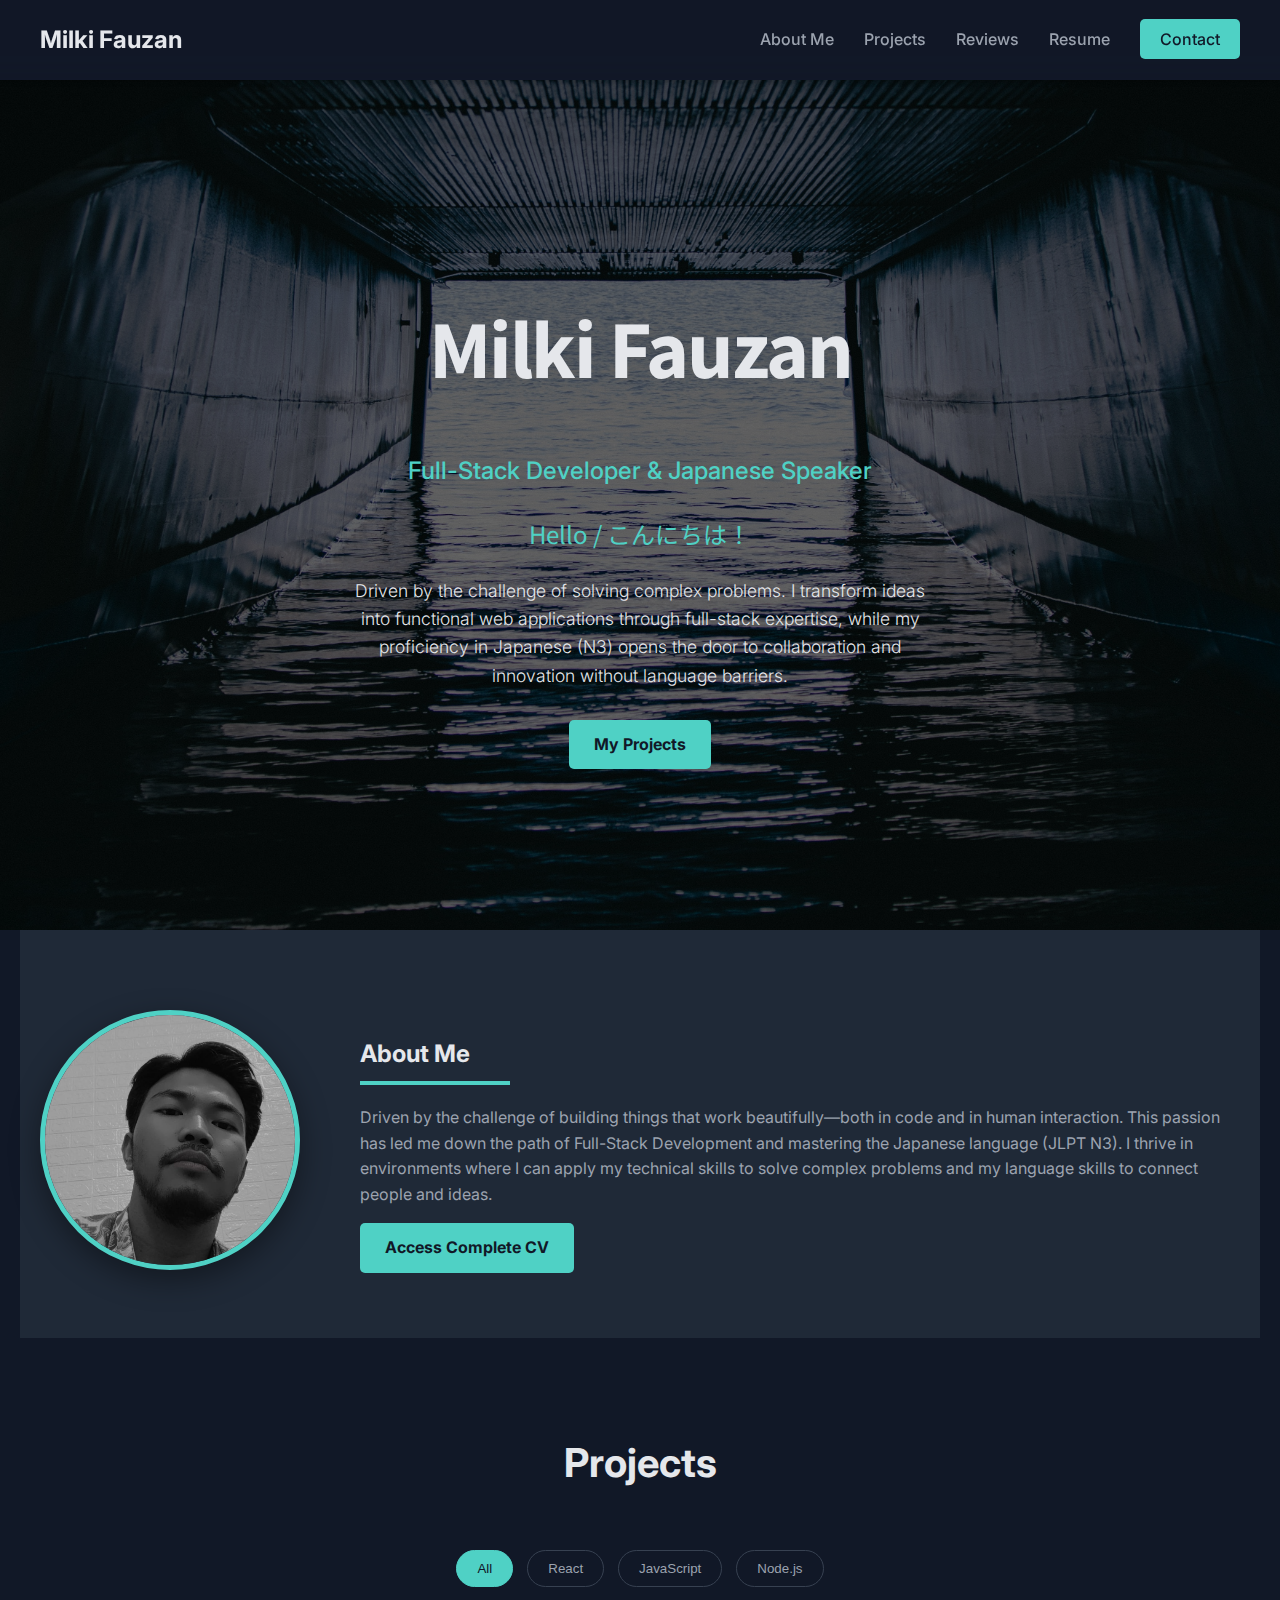
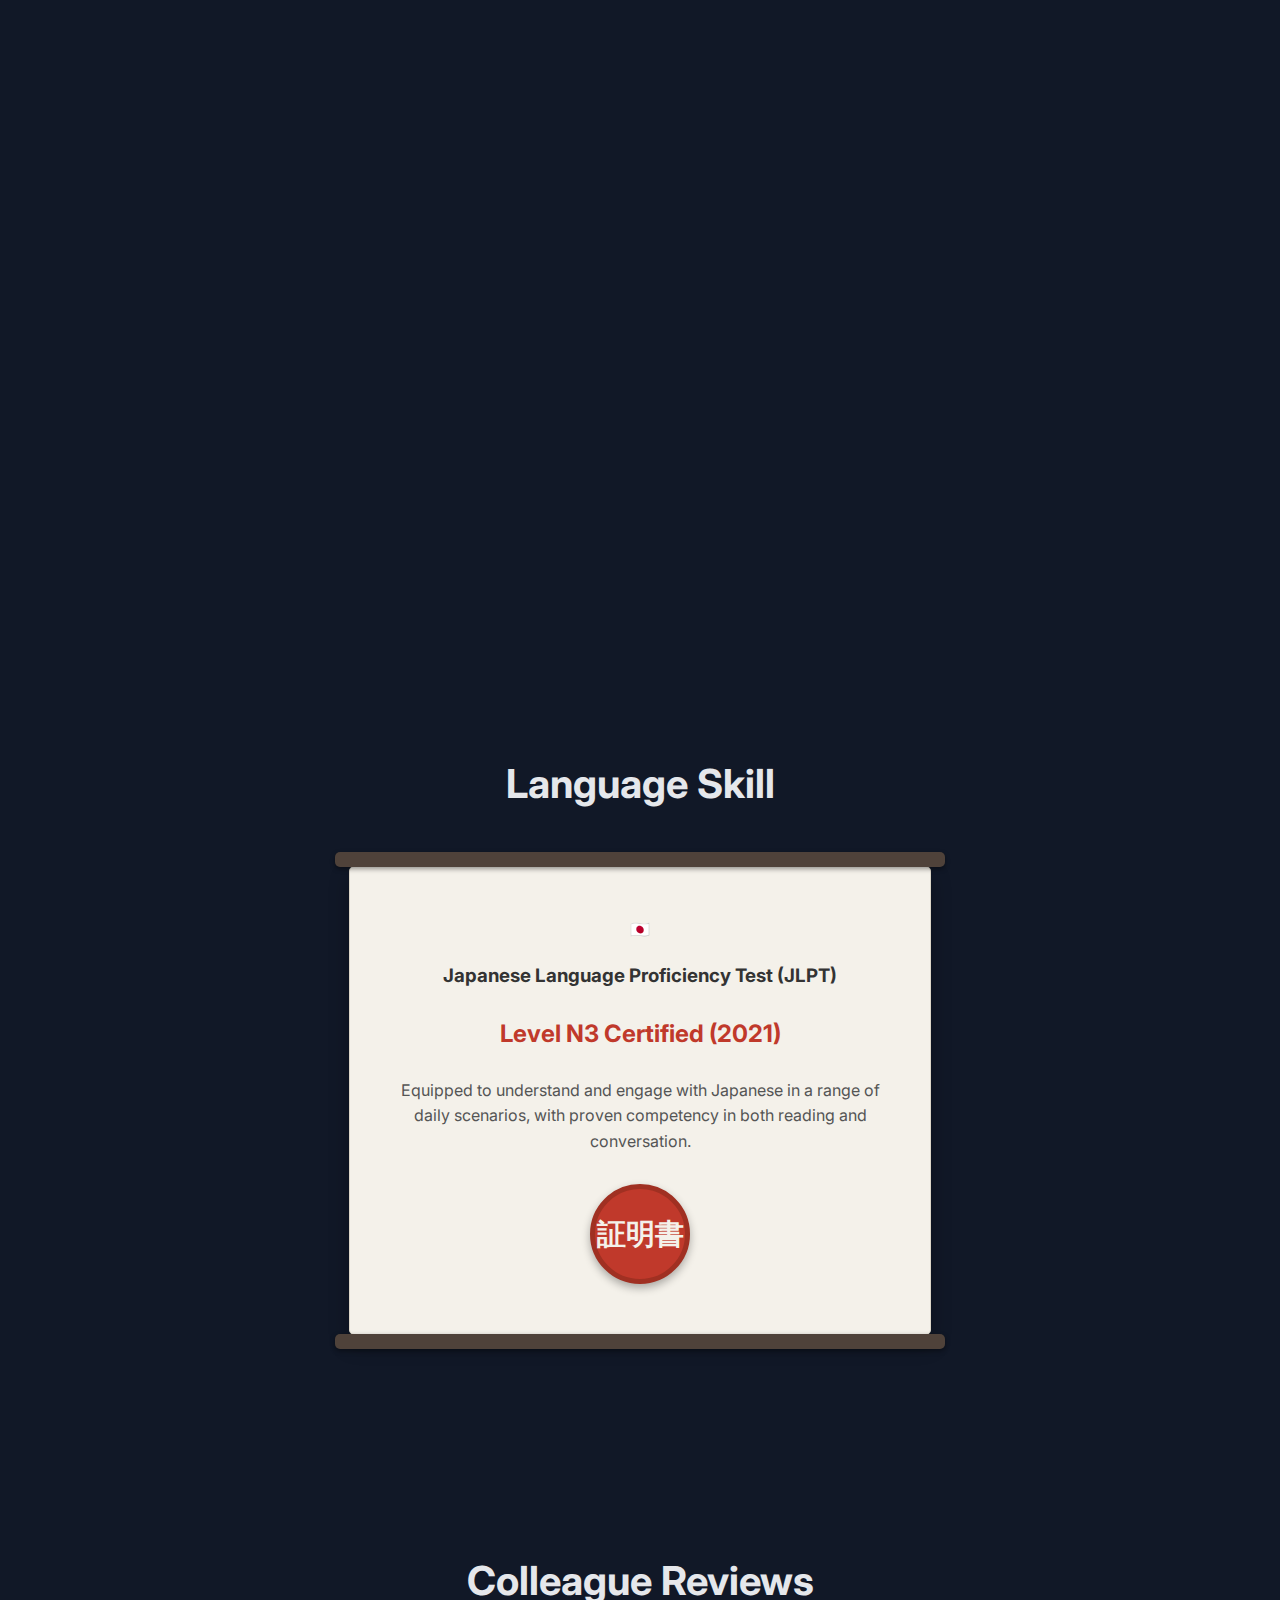
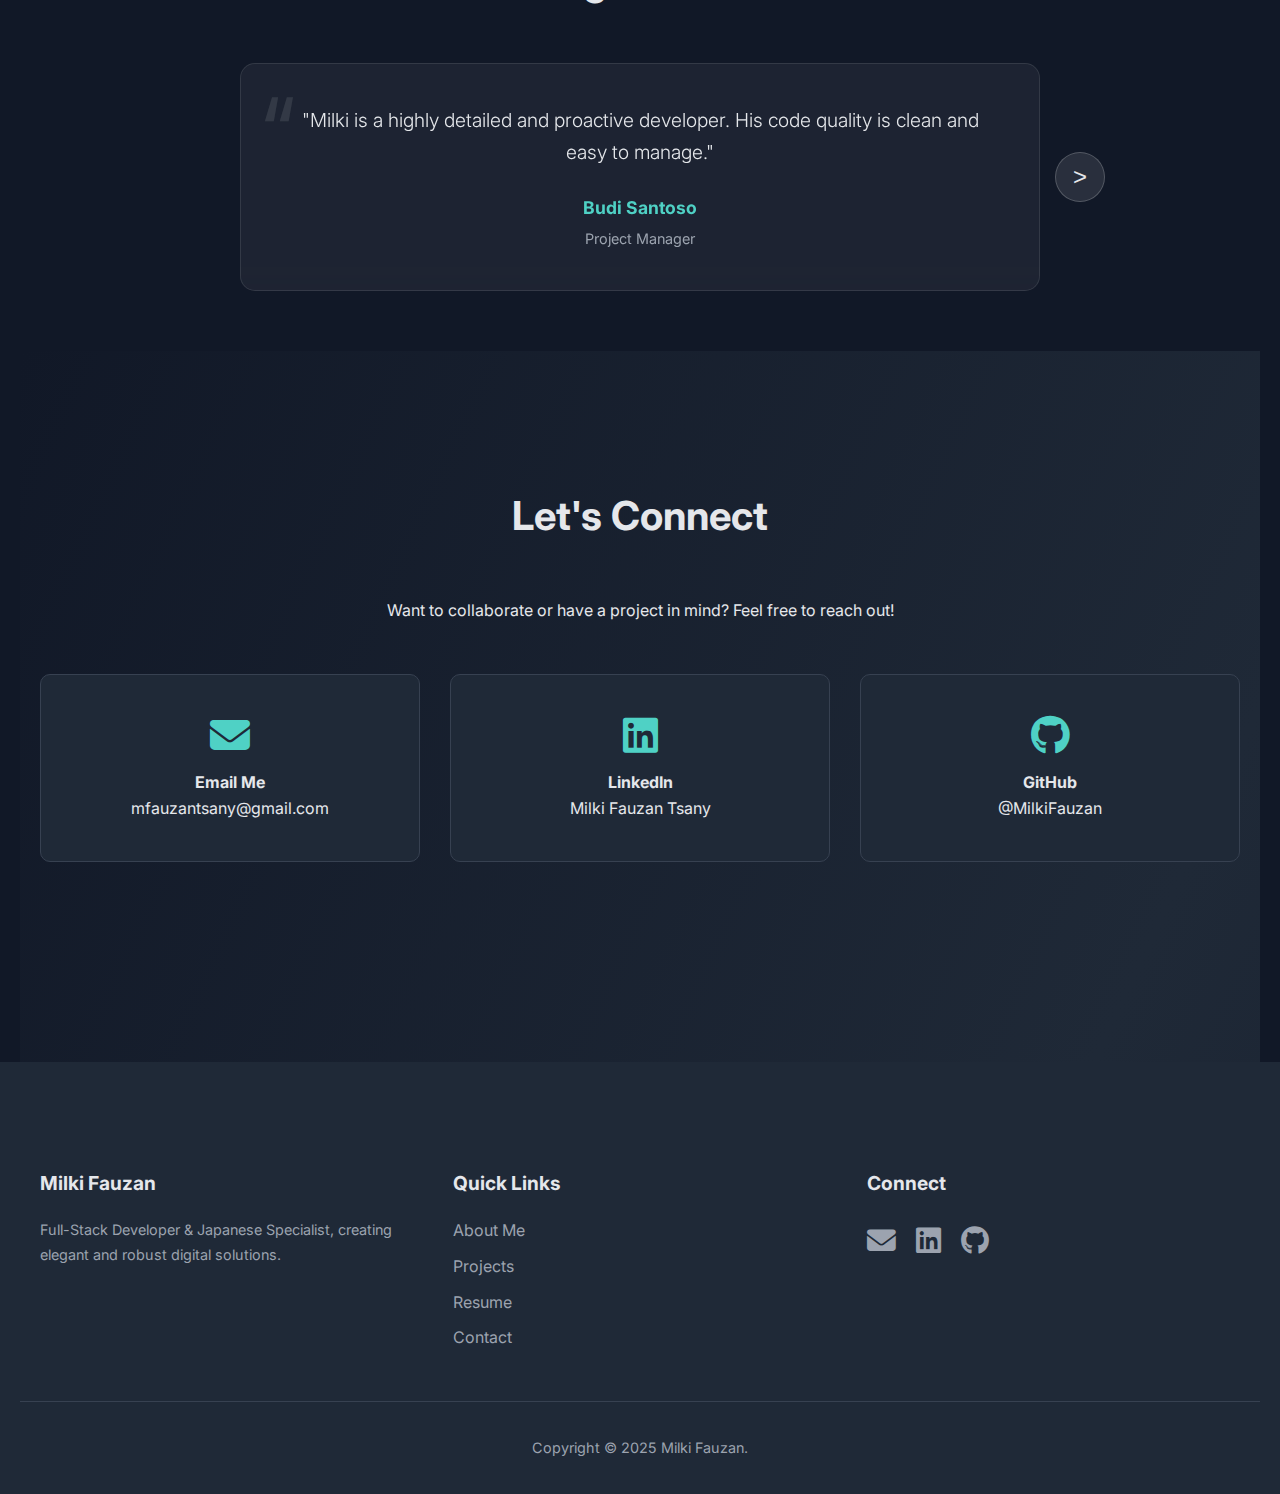
<file: index.html>
<!DOCTYPE html>
<html lang="id">
<head>
    <meta charset="UTF-8">
    <meta name="viewport" content="width=device-width, initial-scale=1.0">
    <title>Milki Fauzan - Full-Stack Developer</title>
    <meta name="description" content="Portofolio Milki Fauzan, seorang Full-Stack Developer dan Japanese Language Specialist.">
    <link rel="icon" href="favicon.ico" type="image/x-icon">
    <link href="https://fonts.googleapis.com/css2?family=Inter:wght@300;400;500;700;800&family=Noto+Sans+JP:wght@400;700&display=swap" rel="stylesheet">
    <link rel="stylesheet" href="https://cdnjs.cloudflare.com/ajax/libs/font-awesome/6.5.2/css/all.min.css">
    <link rel="stylesheet" href="style.css">
</head>
<body>

    <header class="main-header">
        <div class="header-container">
            <a href="index.html" class="logo">Milki Fauzan</a>
            <button id="hamburger-btn" class="hamburger-btn">
                <i class="fas fa-bars"></i>
            </button>
            <nav id="main-nav" class="main-nav">
                <ul>
                    <li><a href="#about">About Me</a></li>
                    <li><a href="#projects">Projects</a></li>
                    <li><a href="#testimonials">Reviews</a></li>
                    <li><a href="resume.html">Resume</a></li>
                    <li><a href="#contact" class="btn-contact">Contact</a></li>
                </ul>
            </nav>
        </div>
    </header>

    <main>
        <section id="hero" class="hero-section">
            <div class="hero-background"></div>
            <div class="hero-content">
                <h1 class="hero-title">Milki Fauzan</h1>
                <p class="hero-subtitle">Full-Stack Developer & Japanese Speaker</p>
                <p class="hero-greeting">Hello / こんにちは！</p>
                <p class="hero-description">Driven by the challenge of solving complex problems. I transform ideas into functional web applications through full-stack expertise, while my proficiency in Japanese (N3) opens the door to collaboration and innovation without language barriers.</p>
                <a href="#projects" class="btn-primary">My Projects</a>
            </div>
        </section>

        <section id="about" class="about-section content-section">
            <div class="about-container">
                <div class="about-image-container">
                    <img src="Me.jpg" alt="Foto Milki Fauzan" class="profile-photo">
                </div>
                <div class="about-text-container">
                    <h2>About Me</h2>
                    <p id="bio-text"></p>
                    <a href="resume.html" class="btn-primary">Access Complete CV</a>
                </div>
            </div>
        </section>

        <section id="projects" class="projects-section content-section">
            <h2 class="section-title">Projects</h2>
            <div id="filter-buttons" class="filter-container">
                <button class="filter-btn active" data-tech="all">All</button>
                <button class="filter-btn" data-tech="React">React</button>
                <button class="filter-btn" data-tech="JavaScript">JavaScript</button>
                <button class="filter-btn" data-tech="Node.js">Node.js</button>
            </div>
            <div id="project-container" class="projects-grid"></div>
        </section>

        <section id="language-skills" class="language-section content-section">
            <h2 class="section-title">Language Skill</h2>
            <div class="certification-card-jp">
                <div class="lang-icon">🇯🇵</div>
                <h3>Japanese Language Proficiency Test (JLPT)</h3>
                <p class="level">Level N3 Certified (2021)</p>
                <p class="description">Equipped to understand and engage with Japanese in a range of daily scenarios, with proven competency in both reading and conversation.</p>
                <a href="JLPT N3.jpg" class="hanko-button" target="_blank">
                    <span class="hanko-text">証明書</span>
                </a>
            </div>
        </section>
        
        <section id="testimonials" class="testimonials-section content-section">
            <h2 class="section-title">Colleague Reviews</h2>
            <div class="testimonial-slider-container">
                <div class="testimonial-slider">
                    <div id="testimonials-track" class="testimonial-track"></div>
                </div>
                <button id="prev-btn" class="slider-btn prev">&lt;</button>
                <button id="next-btn" class="slider-btn next">&gt;</button>
            </div>
        </section>

        <section id="contact" class="contact-section content-section">
            <div class="contact-content">
                <h2 class="section-title">Let's Connect</h2>
                <p>Want to collaborate or have a project in mind? Feel free to reach out!</p>
                <div class="contact-grid">
                    <a href="mailto:mfauzantsany@gmail.com" class="contact-card"><i class="fas fa-envelope"></i><h4>Email Me</h4><p>mfauzantsany@gmail.com</p></a>
                    <a href="https://www.linkedin.com/in/milki-fauzan-tsany-38b916267/" target="_blank" class="contact-card"><i class="fab fa-linkedin"></i><h4>LinkedIn</h4><p>Milki Fauzan Tsany</p></a>
                    <a href="https://github.com/MilkiFauzan" target="_blank" class="contact-card"><i class="fab fa-github"></i><h4>GitHub</h4><p>@MilkiFauzan</p></a>
                </div>
            </div>
            <div class="wave-divider">
                <svg data-name="Layer 1" xmlns="http://www.w3.org/2000/svg" viewBox="0 0 1200 120" preserveAspectRatio="none">
                    <path d="M321.39,56.44c58-10.79,114.16-30.13,172-41.86,82.39-16.72,168.19-17.73,250.45-.39C823.78,31,906.67,72,985.66,92.83c70.05,18.48,146.53,26.09,214.34,3V0H0V27.35A600.21,600.21,0,0,0,321.39,56.44Z" class="shape-fill"></path>
                </svg>
            </div>
        </section>
    </main>

    <footer class="main-footer">
        <div class="footer-container">
            <div class="footer-about">
                <h4>Milki Fauzan</h4>
                <p>Full-Stack Developer & Japanese Specialist, creating elegant and robust digital solutions.</p>
            </div>
            <div class="footer-links">
                <h4>Quick Links</h4>
                <ul>
                    <li><a href="#about">About Me</a></li>
                    <li><a href="#projects">Projects</a></li>
                    <li><a href="resume.html">Resume</a></li>
                    <li><a href="#contact">Contact</a></li>
                </ul>
            </div>
            <div class="footer-social">
                <h4>Connect</h4>
                <div class="footer-social-links">
                    <a href="mailto:mfauzantsany@gmail.com" title="Email"><i class="fas fa-envelope"></i></a>
                    <a href="https://www.linkedin.com/in/milki-fauzan-tsany-38b916267/" target="_blank" title="LinkedIn"><i class="fab fa-linkedin"></i></a>
                    <a href="https://github.com/MilkiFauzan" target="_blank" title="GitHub"><i class="fab fa-github"></i></a>
                </div>
            </div>
        </div>
        <div class="footer-bottom">
            <p>Copyright &copy; 2025 Milki Fauzan.</p>
        </div>
    </footer>

    <script src="script.js" defer></script>
</body>
</html>
</file>
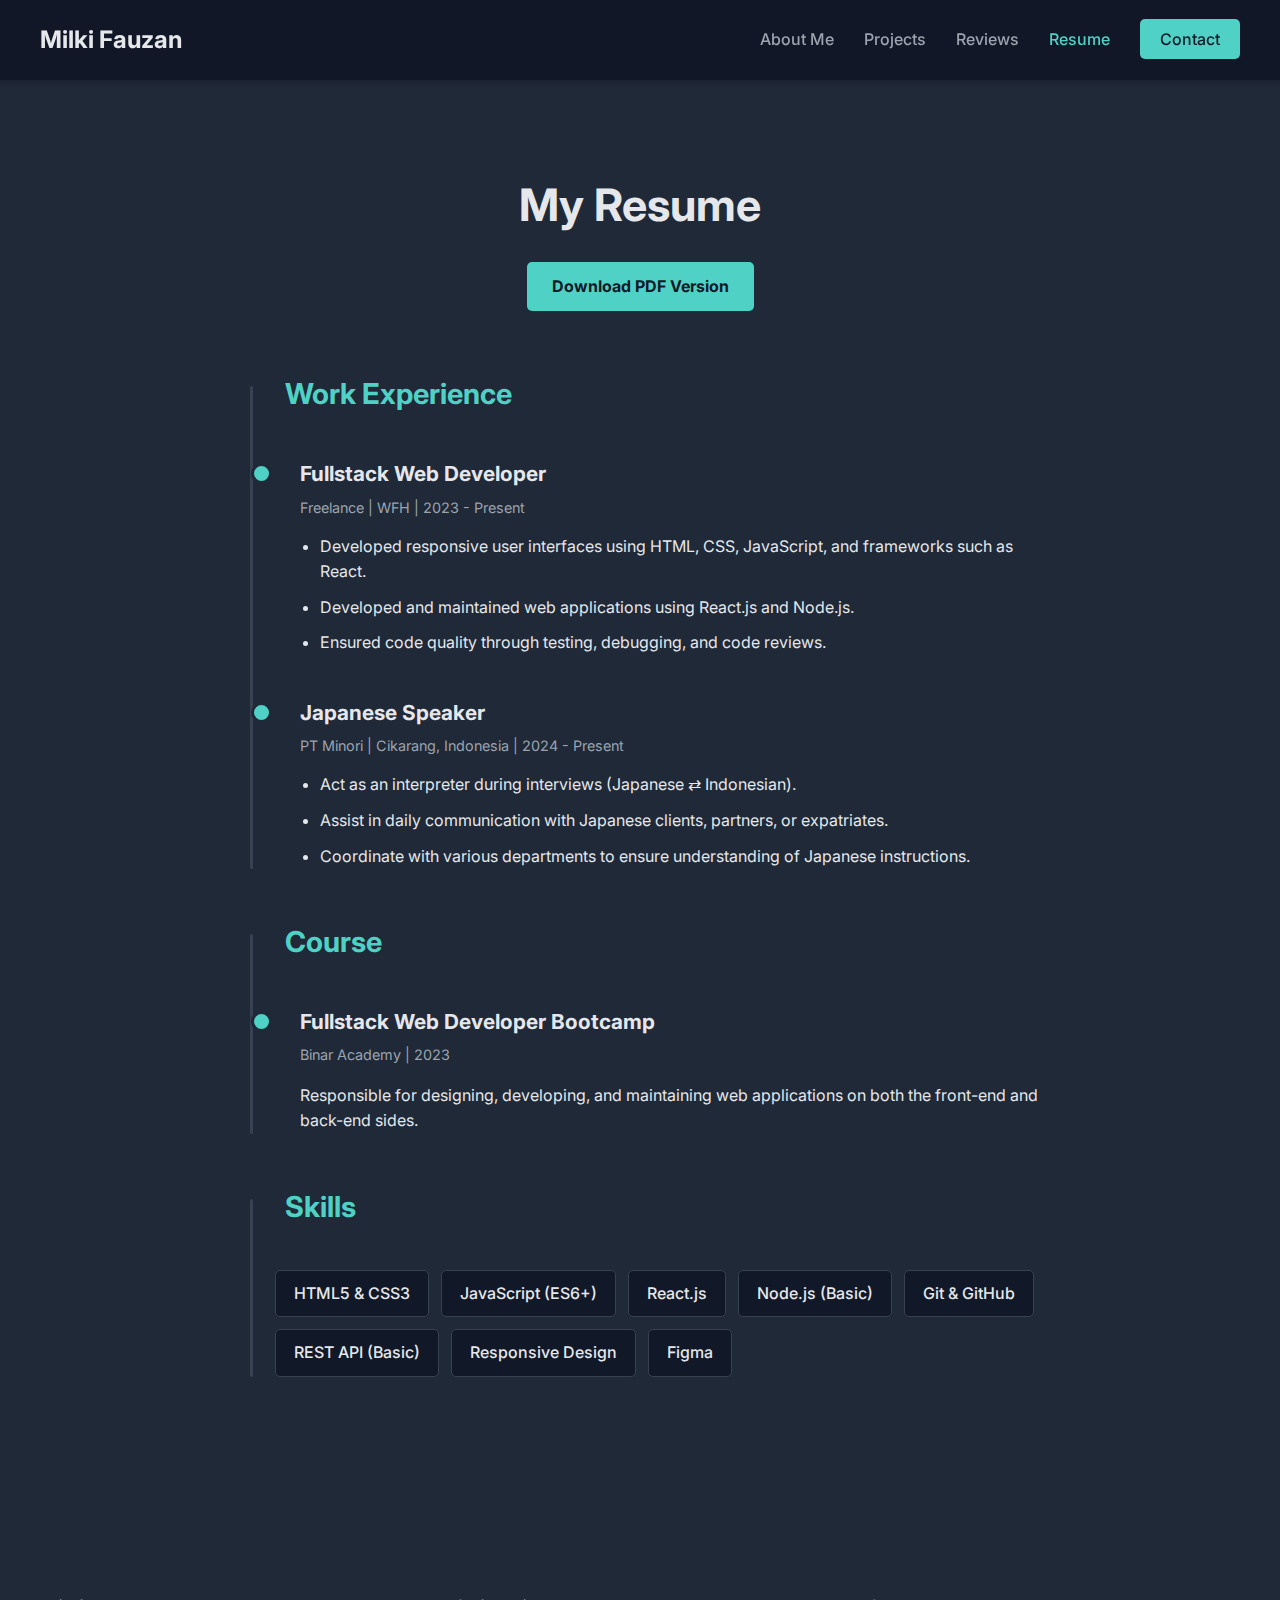
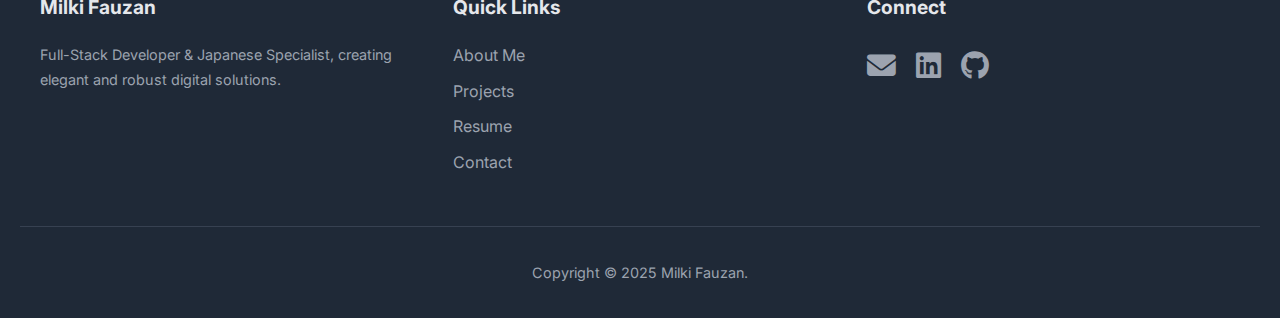
<file: resume.html>
<!DOCTYPE html>
<html lang="id">
<head>
    <meta charset="UTF-8">
    <meta name="viewport" content="width=device-width, initial-scale=1.0">
    <title>Resume - Milki Fauzan</title>
    <meta name="description" content="Resume lengkap Milki Fauzan, menampilkan pengalaman kerja, pendidikan, dan keahlian di bidang pengembangan web.">
    <link rel="icon" href="favicon.ico" type="image/x-icon">
    <link href="https://fonts.googleapis.com/css2?family=Inter:wght@300;400;500;700;800&family=Noto+Sans+JP:wght@400;700&display=swap" rel="stylesheet">
    <link rel="stylesheet" href="https://cdnjs.cloudflare.com/ajax/libs/font-awesome/6.5.2/css/all.min.css">
    <link rel="stylesheet" href="style.css">
</head>
<body>

    <header class="main-header">
        <div class="header-container">
            <a href="index.html" class="logo">Milki Fauzan</a>
            <button id="hamburger-btn" class="hamburger-btn">
                <i class="fas fa-bars"></i>
            </button>
            <nav id="main-nav" class="main-nav">
                <ul>
                    <li><a href="index.html#about">About Me</a></li>
                    <li><a href="index.html#projects">Projects</a></li>
                    <li><a href="index.html#testimonials">Reviews</a></li>
                    <li><a href="resume.html" class="active">Resume</a></li>
                    <li><a href="index.html#contact" class="btn-contact">Contact</a></li>
                </ul>
            </nav>
        </div>
    </header>

    <main>
        <section class="resume-section">
            <h1 class="resume-title">My Resume</h1>
            <a href="MILKI FAUZAN TSANY CV ENGLISH.pdf" class="btn-primary" download>Download PDF Version</a>
            <div class="resume-content">
                <div class="resume-category">
                    <h2>Work Experience</h2>
                    <div class="resume-item">
                        <h3>Fullstack Web Developer</h3>
                        <p class="resume-subtext">Freelance | WFH | 2023 - Present</p>
                        <ul>
                            <li>Developed responsive user interfaces using HTML, CSS, JavaScript, and frameworks such as React.</li>
                            <li>Developed and maintained web applications using React.js and Node.js.</li>
                            <li>Ensured code quality through testing, debugging, and code reviews.</li>
                        </ul>
                    </div>
                    <div class="resume-item">
                        <h3>Japanese Speaker</h3>
                        <p class="resume-subtext">PT Minori | Cikarang, Indonesia | 2024 - Present</p>
                        <ul>
                            <li>Act as an interpreter during interviews (Japanese ⇄ Indonesian).</li>
                            <li>Assist in daily communication with Japanese clients, partners, or expatriates.</li>
                            <li>Coordinate with various departments to ensure understanding of Japanese instructions.</li>
                        </ul>
                    </div>
                </div>
                <div class="resume-category">
                    <h2>Course</h2>
                    <div class="resume-item">
                        <h3>Fullstack Web Developer Bootcamp</h3>
                        <p class="resume-subtext">Binar Academy | 2023</p>
                        <p>Responsible for designing, developing, and maintaining web applications on both the front-end and back-end sides.</p>
                    </div>
                </div>
                <div class="resume-category">
                    <h2>Skills</h2>
                    <ul class="skills-list">
                        <li>HTML5 & CSS3</li>
                        <li>JavaScript (ES6+)</li>
                        <li>React.js</li>
                        <li>Node.js (Basic)</li>
                        <li>Git & GitHub</li>
                        <li>REST API (Basic)</li>
                        <li>Responsive Design</li>
                        <li>Figma</li>
                    </ul>
                </div>
            </div>
        </section>
    </main>
    
    <footer class="main-footer">
        <div class="footer-container">
            <div class="footer-about">
                <h4>Milki Fauzan</h4>
                <p>Full-Stack Developer & Japanese Specialist, creating elegant and robust digital solutions.</p>
            </div>
            <div class="footer-links">
                <h4>Quick Links</h4>
                <ul>
                    <li><a href="index.html#about">About Me</a></li>
                    <li><a href="index.html#projects">Projects</a></li>
                    <li><a href="resume.html">Resume</a></li>
                    <li><a href="index.html#contact">Contact</a></li>
                </ul>
            </div>
            <div class="footer-social">
                <h4>Connect</h4>
                <div class="footer-social-links">
                    <a href="mailto:mfauzantsany@gmail.com" title="Email"><i class="fas fa-envelope"></i></a>
                    <a href="https://www.linkedin.com/in/milki-fauzan-tsany-38b916267/" target="_blank" title="LinkedIn"><i class="fab fa-linkedin"></i></a>
                    <a href="https://github.com/MilkiFauzan" target="_blank" title="GitHub"><i class="fab fa-github"></i></a>
                </div>
            </div>
        </div>
        <div class="footer-bottom">
            <p>Copyright &copy; 2025 Milki Fauzan.</p>
        </div>
    </footer>

    <script src="script.js" defer></script>
</body>
</html>
</file>
<file: style.css>
/* Import Font & Variabel Warna */
@import url('https://fonts.googleapis.com/css2?family=Inter:wght@300;400;500;700;800&family=Noto+Sans+JP:wght@400;700&display=swap');
:root {
    --primary-color: #4fd1c5;
    --dark-bg: #111827;
    --card-bg: #1F2937;
    --light-text: #E5E7EB;
    --gray-text: #9CA3AF;
    --border-color: #374151;
    --font-family-sans: 'Inter', sans-serif;
    --font-family-jp: 'Noto Sans JP', sans-serif;
}

/* Reset & Gaya Global */
html { scroll-behavior: smooth; }
body { background-color: var(--dark-bg); color: var(--light-text); font-family: var(--font-family-sans); margin: 0; line-height: 1.6; }
main { padding-top: 80px; }
.content-section { max-width: 1200px; margin: 0 auto; padding: 60px 20px; }
.section-title { font-size: clamp(2rem, 5vw, 2.5rem); text-align: center; margin-bottom: 50px; font-weight: 700; }
.btn-primary { background-color: var(--primary-color); color: var(--dark-bg); padding: 12px 25px; text-decoration: none; font-weight: bold; border-radius: 5px; transition: all 0.3s ease; display: inline-block; }
.btn-primary:hover { background-color: var(--light-text); transform: translateY(-2px); }

/* Header & Navigasi Responsif */
.main-header { background-color: rgba(17, 24, 39, 0.8); backdrop-filter: blur(10px); box-shadow: 0 2px 5px rgba(0,0,0,0.2); position: fixed; width: 100%; top: 0; z-index: 1000; }
.header-container { max-width: 1200px; margin: 0 auto; display: flex; justify-content: space-between; align-items: center; padding: 0 20px; height: 80px; }
.logo { font-size: 1.5rem; font-weight: 700; color: var(--light-text); text-decoration: none; z-index: 10; }
.hamburger-btn { display: none; background: none; border: none; color: var(--light-text); font-size: 1.8rem; cursor: pointer; z-index: 10; }
.main-nav ul { margin: 0; padding: 0; list-style: none; display: flex; align-items: center; }
.main-nav li { margin-left: 30px; }
.main-nav a { text-decoration: none; color: var(--gray-text); font-weight: 500; transition: color 0.3s ease; }
.main-nav a:hover, .main-nav a.active { color: var(--primary-color); }
.btn-contact { background-color: var(--primary-color); color: var(--dark-bg) !important; padding: 10px 20px; border-radius: 5px; }

/* Hero Section */
.hero-section { position: relative; min-height: 90vh; display: flex; justify-content: center; align-items: center; text-align: center; padding: 20px; overflow: hidden; }
.hero-background { position: absolute; top: 0; left: 0; width: 100%; height: 100%; background-image: url('Door2.jpg'); background-size: cover; background-position: center; z-index: 1; filter: brightness(0.4); }
.hero-content { position: relative; z-index: 2; }
.hero-title { font-family: var(--font-family-jp); font-weight: 800; font-size: clamp(2.8rem, 8vw, 4.5rem); letter-spacing: -2px; }
.hero-subtitle { font-weight: 500; font-size: clamp(1.2rem, 3vw, 1.5rem); color: var(--primary-color); }
.hero-greeting { font-family: var(--font-family-jp); font-size: 1.5rem; color: var(--primary-color); }
.hero-description { font-weight: 300; max-width: 600px; margin: 20px 0 30px; font-size: 1.1rem; }

/* About Section */
.about-section {
    position: relative;
    margin-top: -40px; /* Jarak tumpang tindih dikurangi */
    padding-top: 100px; /* Padding atas disesuaikan */
    background-color: var(--card-bg);
}
.about-container { display: block; }
.about-image-container {
    position: absolute;
    top: -40px; /* Posisi foto tidak terlalu ke atas */
    left: 50%;
    transform: translateX(-50%);
    z-index: 3;
}
.profile-photo { width: 120px; height: 120px; border-radius: 50%; object-fit: cover; border: 5px solid var(--primary-color); box-shadow: 0 10px 30px rgba(0,0,0,0.4); }
.about-text-container {
    padding-top: 50px; /* Jarak antara foto dan teks disesuaikan */
    text-align: center;
}
.about-text-container h2 { display: block; font-weight: 700; }
.about-text-container h2::after { content: ''; display: block; width: 150px; height: 4px; background-color: var(--primary-color); margin: 8px auto 0; }
.about-text-container p { color: var(--gray-text); }

/* Projects Section */
.filter-container { text-align: center; margin-bottom: 40px; }
.filter-btn { background-color: transparent; border: 1px solid var(--border-color); color: var(--gray-text); padding: 10px 20px; margin: 5px; border-radius: 20px; cursor: pointer; font-weight: 500; transition: all 0.3s; }
.filter-btn:hover { border-color: var(--primary-color); color: var(--primary-color); }
.filter-btn.active { border-color: var(--primary-color); background-color: var(--primary-color); color: var(--dark-bg); }
.projects-grid { display: grid; grid-template-columns: repeat(auto-fit, minmax(320px, 1fr)); gap: 2rem; }
.project-card { background-color: var(--card-bg); border-radius: 10px; border: 1px solid var(--border-color); transition: transform 0.3s ease, box-shadow 0.3s ease; opacity: 0; transform: translateY(30px); }
.project-card.visible { opacity: 1; transform: translateY(0); transition-delay: 0.2s; }
.project-card:hover { transform: translateY(-5px); box-shadow: 0 8px 25px rgba(79, 209, 197, 0.2); }
.project-card img { width: 100%; height: 200px; object-fit: cover; border-top-left-radius: 10px; border-top-right-radius: 10px; }
.project-card-content { padding: 25px; }
.project-card h3 { font-weight: 700; }
.project-card p { font-size: 0.95rem; }
.stack-divider { border-top: 1px solid var(--border-color); margin: 15px 0; }
.stack-title { font-size: 0.9rem; font-weight: bold; color: var(--gray-text); margin-bottom: 8px; }
.tech-stack span { display: inline-block; background-color: #4A5568; padding: 5px 12px; border-radius: 15px; font-size: 0.8rem; margin: 5px 5px 10px 0; }
.project-links a { color: var(--primary-color); font-weight: bold; margin-right: 20px; text-decoration: none; }

/* Language/Certification Section */
.language-section { padding-bottom: 120px; }
.certification-card-jp { background-color: #f4f1ea; color: #333; max-width: 500px; margin: 0 auto; padding: 50px 40px; border-radius: 5px; text-align: center; position: relative; box-shadow: 0 10px 20px rgba(0,0,0,0.3); border: 1px solid #dcd6c8; }
.certification-card-jp::before, .certification-card-jp::after { content: ''; position: absolute; left: -15px; width: calc(100% + 30px); height: 15px; background-color: #4f423a; border-radius: 5px; box-shadow: 0 2px 5px rgba(0,0,0,0.4); }
.certification-card-jp::before { top: -15px; }
.certification-card-jp::after { bottom: -15px; }
.certification-card-jp h3 { color: #333; }
.certification-card-jp .level { color: #c0392b; font-weight: bold; font-size: 1.5rem; }
.certification-card-jp .description { color: #555; }
.hanko-button { display: flex; justify-content: center; align-items: center; width: 90px; height: 90px; background-color: #c0392b; border-radius: 50%; border: 5px solid #a03022; box-shadow: 0 4px 8px rgba(0,0,0,0.3); cursor: pointer; margin: 30px auto 0; text-decoration: none; transition: all 0.2s ease-in-out; }
.hanko-text { font-family: 'Noto Serif JP', serif; color: #f4f1ea; font-size: 1.8rem; font-weight: 700; }
.hanko-button:hover { transform: translateY(-5px); box-shadow: 0 8px 20px rgba(0,0,0,0.4); }
.hanko-button:active { transform: translateY(1px); box-shadow: 0 2px 5px rgba(0,0,0,0.3); }

/* Testimonials Slider */
.testimonials-section { background-image: linear-gradient(rgba(17, 24, 39, 0.95), rgba(17, 24, 39, 0.95)), url('Door2.jpg'); background-attachment: fixed; background-size: cover; background-position: center; }
.testimonial-slider-container { position: relative; max-width: 800px; margin: 0 auto; padding: 0 40px; }
.testimonial-slider { overflow: hidden; }
.testimonial-track { display: flex; transition: transform 0.5s ease-in-out; }
.testimonial-card { flex: 0 0 100%; min-width: 100%; padding: 40px; box-sizing: border-box; text-align: center; position: relative; background: rgba(255, 255, 255, 0.05); backdrop-filter: blur(10px); -webkit-backdrop-filter: blur(10px); border-radius: 15px; border: 1px solid rgba(255, 255, 255, 0.1); }
.testimonial-card::before { content: '“'; position: absolute; top: -10px; left: 20px; font-size: 100px; color: rgba(255, 255, 255, 0.1); z-index: -1; }
.testimonial-text { font-size: 1.2rem; line-height: 1.7; font-weight: 300; margin: 0 0 25px 0; font-style: normal; }
.testimonial-author { font-weight: 700; font-size: 1.1rem; color: var(--primary-color); }
.testimonial-author span { display: block; font-weight: 400; font-size: 0.9rem; color: var(--gray-text); margin-top: 5px; }
.slider-btn { position: absolute; top: 50%; transform: translateY(-50%); background-color: rgba(255, 255, 255, 0.1); border: 1px solid rgba(255, 255, 255, 0.2); color: var(--light-text); width: 50px; height: 50px; border-radius: 50%; font-size: 1.5rem; cursor: pointer; transition: background-color 0.3s ease; }
.slider-btn:hover { background-color: rgba(255, 255, 255, 0.2); }
.slider-btn.prev { left: -25px; }
.slider-btn.next { right: -25px; }

/* Contact Section */
.contact-section { position: relative; padding: 100px 20px 200px; text-align: center; overflow: hidden; }
.contact-section::before { content: ''; position: absolute; top: 0; left: 0; width: 200%; height: 100%; z-index: 1; background: linear-gradient(115deg, var(--dark-bg), var(--card-bg), var(--dark-bg)); animation: animated-gradient 10s ease infinite; }
@keyframes animated-gradient { 0% { transform: translateX(0); } 50% { transform: translateX(-50%); } 100% { transform: translateX(0); } }
.contact-content { position: relative; z-index: 2; }
.contact-grid { display: grid; grid-template-columns: repeat(auto-fit, minmax(280px, 1fr)); gap: 30px; margin-top: 50px; }
.contact-card { background-color: var(--card-bg); padding: 40px 20px; border-radius: 10px; text-decoration: none; color: var(--light-text); border: 1px solid var(--border-color); position: relative; overflow: hidden; transition: transform 0.3s ease; }
.contact-card:hover { transform: translateY(-5px); }
.contact-card i { font-size: 2.5rem; color: var(--primary-color); margin-bottom: 15px; }
.contact-card h4, .contact-card p { margin: 0; }
.contact-card::before { content: ''; position: absolute; top: 50%; left: 50%; width: 200%; height: 200%; background: conic-gradient(transparent, var(--primary-color), transparent 30%); transform: translate(-50%, -50%); z-index: -1; opacity: 0; transition: opacity 0.4s ease; animation: rotate-gradient 4s linear infinite; }
.contact-card:hover::before { opacity: 1; }
@keyframes rotate-gradient { from { transform: translate(-50%, -50%) rotate(0deg); } to { transform: translate(-50%, -50%) rotate(360deg); } }

/* Wave Divider */
.wave-divider { position: absolute; bottom: 0; left: 0; width: 100%; line-height: 0; }
.wave-divider svg { position: relative; display: block; width: calc(100% + 1.3px); height: 150px; }
.wave-divider .shape-fill { fill: var(--card-bg); }

/* Footer */
.main-footer {
    background-color: var(--card-bg);
    color: var(--gray-text);
    padding: 80px 20px 20px;
}
.footer-container {
    max-width: 1200px;
    margin: 0 auto; /* Memastikan container utama tetap di tengah halaman */
    display: grid;
    grid-template-columns: repeat(auto-fit, minmax(250px, 1fr));
    gap: 40px;
    justify-content: center; /* KUNCI: Menengahkan kolom jika ada sisa ruang */
    padding-bottom: 40px;
}
.footer-about,
.footer-links,
.footer-social {
    text-align: left; /* Default rata kiri untuk keterbacaan di desktop */
}
.footer-about h4,
.footer-links h4,
.footer-social h4 {
    font-size: 1.2rem;
    color: var(--light-text);
    margin-bottom: 20px;
    font-weight: 700;
}
.footer-about p {
    font-size: 0.9rem;
    line-height: 1.7;
}
.footer-links ul {
    list-style: none;
    padding: 0;
    margin: 0;
}
.footer-links li {
    margin-bottom: 10px;
}
.footer-links a {
    color: var(--gray-text);
    text-decoration: none;
    transition: color 0.3s ease;
}
.footer-links a:hover {
    color: var(--primary-color);
}
.footer-social-links {
    display: flex;
    gap: 20px;
    margin: 0;
    justify-content: flex-start; /* Default rata kiri */
}
.footer-social-links a {
    color: var(--gray-text);
    font-size: 1.8rem;
    transition: color 0.3s ease, transform 0.3s ease;
}
.footer-social-links a:hover {
    color: var(--primary-color);
    transform: translateY(-3px);
}
.footer-bottom {
    text-align: center;
    padding-top: 20px;
    border-top: 1px solid var(--border-color);
    font-size: 0.9rem;
}

/* Resume Page Specific Styles */
.resume-section { padding: 60px 20px; background-color: var(--card-bg); }
.resume-title { text-align: center; color: var(--light-text); font-size: 2.8rem; font-weight: 700; margin-bottom: 20px; }
.resume-section > .btn-primary { display: block; width: fit-content; margin: 0 auto 60px; }
.resume-content { max-width: 800px; margin: 0 auto; }
.resume-category { margin-bottom: 50px; position: relative; padding-left: 35px; }
.resume-category::before { content: ''; position: absolute; left: 10px; top: 15px; bottom: 0; width: 3px; background-color: var(--border-color); border-radius: 2px; }
.resume-category h2 { font-size: 1.8rem; font-weight: 700; margin-bottom: 40px; padding-left: 10px; color: var(--primary-color); }
.resume-item { position: relative; margin-bottom: 40px; padding-left: 25px; }
.resume-item::before { content: ''; position: absolute; left: -24px; top: 6px; width: 15px; height: 15px; border-radius: 50%; background-color: var(--primary-color); border: 3px solid var(--card-bg); }
.resume-item h3 { font-size: 1.3rem; margin: 0 0 5px 0; }
.resume-subtext { color: var(--gray-text); margin: 0 0 15px 0; font-size: 0.9rem; }
.resume-item ul { padding-left: 20px; margin: 0; }
.resume-item li { margin-bottom: 10px; }
.skills-list { list-style: none; padding: 0; display: flex; flex-wrap: wrap; gap: 12px; margin-top: 10px; }
.skills-list li { background-color: var(--dark-bg); padding: 10px 18px; border-radius: 5px; border: 1px solid var(--border-color); font-weight: 500; }

/* === Media Queries for Responsiveness === */
@media (max-width: 992px) {
    .hamburger-btn { display: block; }
    .main-nav { position: fixed; top: 0; right: -100%; width: 70%; max-width: 300px; height: 100vh; background-color: var(--card-bg); box-shadow: -5px 0 15px rgba(0,0,0,0.2); transition: right 0.4s ease-in-out; z-index: 5; }
    .main-nav.active { right: 0; }
    .main-nav ul { flex-direction: column; padding-top: 100px; align-items: center; width: 100%; }
    .main-nav li { margin: 20px 0; width: 100%; text-align: center; }
    .main-nav a { font-size: 1.2rem; }
}

@media (max-width: 768px) {
    .about-container { flex-direction: column; text-align: center; }
    .footer-container { text-align: center; }
    .footer-about,
    .footer-links,
    .footer-social {
        text-align: center; /* Di mobile, semua teks di dalam kolom menjadi rata tengah */
    }
    .footer-social-links { justify-content: center; }
}

@media (min-width: 768px) {
    .about-section { margin-top: 0; padding-top: 80px; }
    .about-container { display: flex; align-items: center; gap: 60px; text-align: left; }
    .about-image-container { position: static; transform: none; }
    .profile-photo { width: 250px; height: 250px; }
    .about-text-container { padding-top: 0; text-align: left; }
    .about-text-container h2::after { margin-left: 0; }
}
</file>
